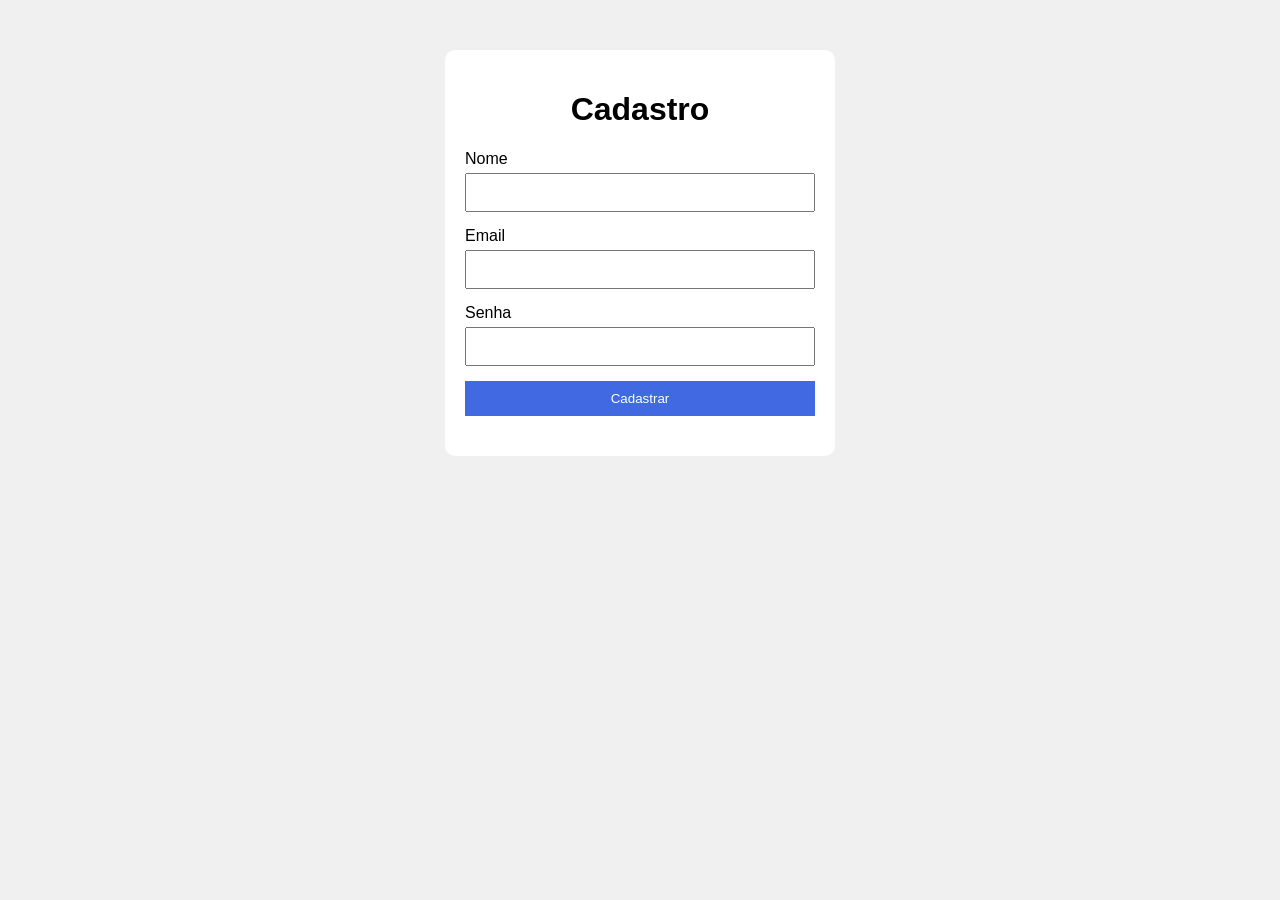
<file: index.html>
<!DOCTYPE html>
<html lang="pt-BR">
<head>
    <meta charset="UTF-8">
    <meta name="viewport" content="width=device-width, initial-scale=1.0">
    <title>Cadastro</title>

    <link rel="stylesheet" href="style.css">
    <script src="script.js" defer></script>
</head>
<body>

    <div class="container">

        <h1>Cadastro</h1>

        <form id="formCadastro">

            <ul>    

                <li>
                    <label for="nome">Nome</label>
                    <input type="text" id="nome" required>
                </li>

                <li>
                    <label for="email">Email</label>
                    <input type="text" id="email" required>
                </li>

                <li>
                    <label for="senha">Senha</label> 
                    <input type="password" id="senha" required> 
                </li>

                <li>
                    <button type="submit">
                        Cadastrar
                    </button>
                </li>

            </ul>

        </form>

        <p id="mensagem"></p>

    </div>

</body>
</html>
</file>
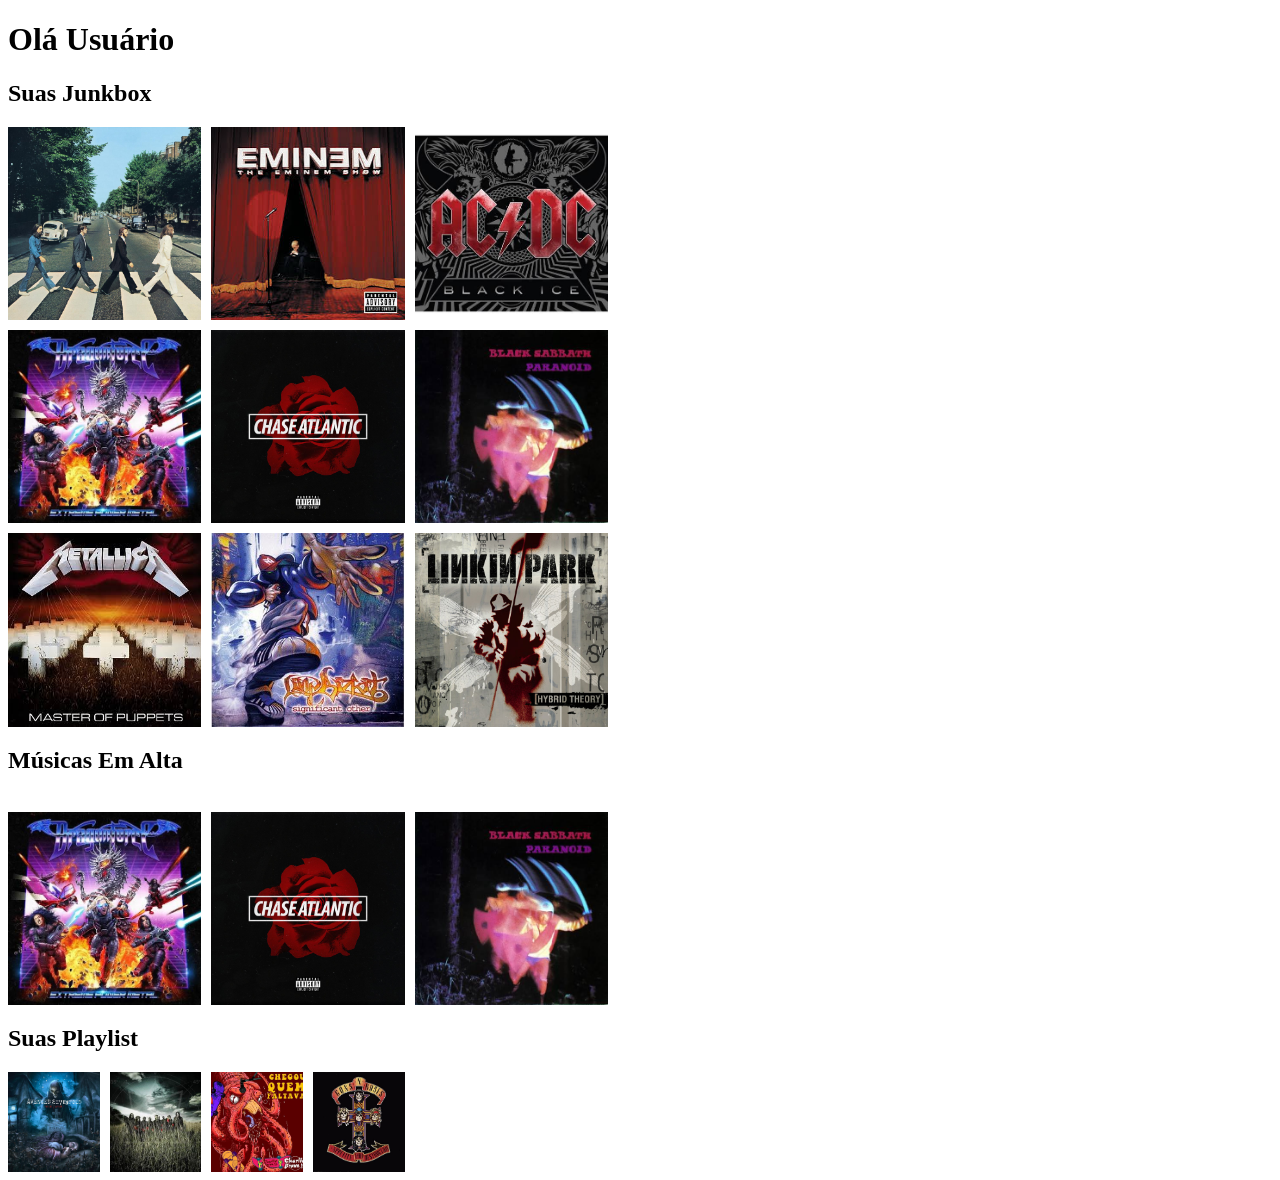
<file: 3bi-2026/06-08-2026/index.html>
<!DOCTYPE html>
<html lang="pt-br">
<head>
    <meta charset="UTF-8">
    <meta http-equiv="X-UA-Compatible" content="IE=edge">
    <meta name="viewport" content="width=device-width, initial-scale=1.0">
    <title>Harmonic</title>
</head>
<body>
<h1>Olá Usuário</h1>    
<h2>Suas Junkbox</h2>

<div class="grid-imagens">
<img src="images (7).jpg" alt="">
<img src="images (2).jpg" alt="">
<img src="images (3).jpg" alt="">
<img src="images (4).jpg" alt="">
<img src="images (5).jpg" alt="">
<img src="images (6).jpg" alt="">
<img src="images.jpg" alt="">
<img src="images (9).jpg" alt="">
<img src="images (8).jpg" alt="">


</div>

<h2>Músicas Em Alta</h2> <br>

<div class="grid-imagens">
<img src="images (4).jpg" alt="">
<img src="images (5).jpg" alt="">
<img src="images (6).jpg" alt="">
</div>

<h2>Suas Playlist</h2>

<div class="playlist">
<img src="images (10).jpg" alt="">
<img src="images (11).jpg" alt="">
<img src="images (12).jpg" alt="">
<img src="images (13).jpg" alt="">
</div>

<style>

.playlist {
    display: grid;
    grid-template-columns: repeat(6, 1fr);
    width: 100%;
    gap: 10px;
    max-width: 600px;
}
.musicas-alta {
    display: grid;
    grid-template-columns: repeat(6, 1fr);
    gap: 10px;
    max-width: 600px;
}
.grid-imagens {
    display: grid;
    grid-template-columns: repeat(3, 1fr);
    gap: 10px;
    max-width: 600px;
}

.playlist img,
.musicas-alta img {
    width: 100%;
    height: 100px; /* tamanho igual para todas */
    object-fit: cover;
    display: block;
}

.grid-imagens img {
    width: 100%;
    aspect-ratio: 1 / 1;
    object-fit: cover;
    display: block;
}

</style>
</body>
<footer>
    
</footer>
</html>
</file>
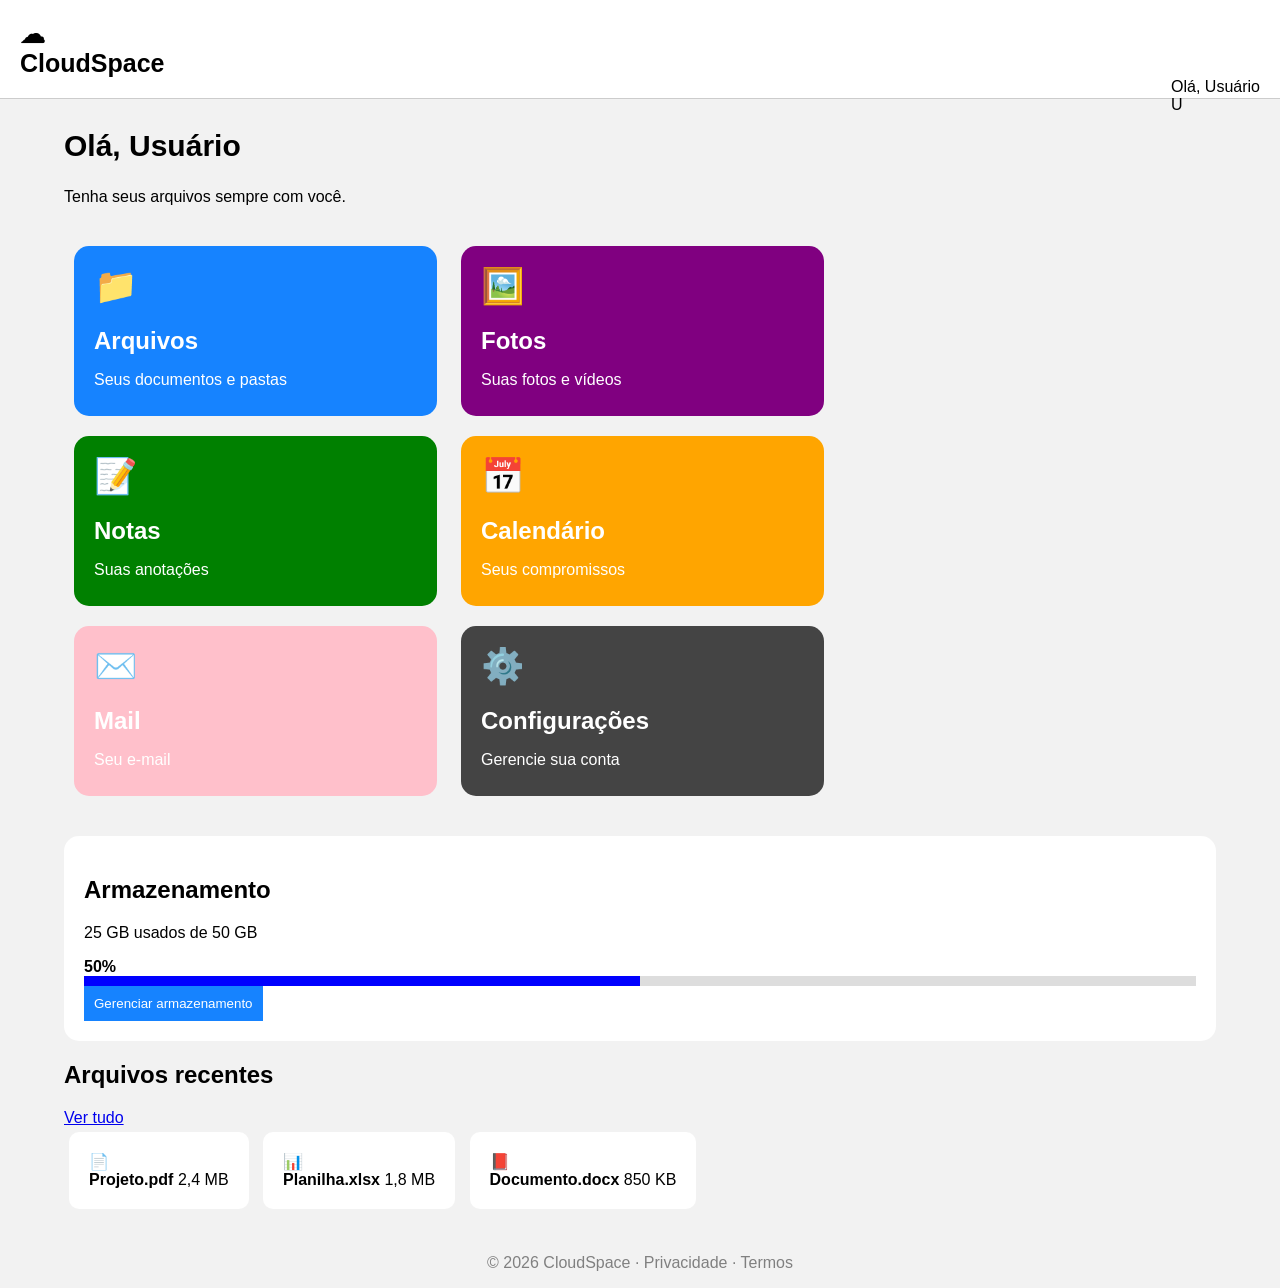
<file: 3bi-2026/13-08-2026/index.html>
<!DOCTYPE html>
<html lang="pt-BR">
<head>
  <meta charset="UTF-8">
  <meta name="viewport" content="width=device-width, initial-scale=1.0">
  <title>CloudSpace</title>
  <link rel="stylesheet" href="style.css">
</head>
<body>

  <header class="topbar">
    <div class="logo">
      <div class="cloud">☁</div>
      <span>CloudSpace</span>
    </div>

    <div class="user">
      <span>Olá, Usuário</span>
      <div class="avatar">U</div>
    </div>
  </header>

  <main class="container">

    <section class="welcome">
      <h1>Olá, Usuário</h1>
      <p>Tenha seus arquivos sempre com você.</p>
    </section>

    <section class="apps">

      <a href="#" class="app-card blue">
        <div class="app-icon">📁</div>
        <h2>Arquivos</h2>
        <p>Seus documentos e pastas</p>
      </a>

      <a href="#" class="app-card purple">
        <div class="app-icon">🖼️</div>
        <h2>Fotos</h2>
        <p>Suas fotos e vídeos</p>
      </a>

      <a href="#" class="app-card green">
        <div class="app-icon">📝</div>
        <h2>Notas</h2>
        <p>Suas anotações</p>
      </a>

      <a href="#" class="app-card orange">
        <div class="app-icon">📅</div>
        <h2>Calendário</h2>
        <p>Seus compromissos</p>
      </a>

      <a href="#" class="app-card pink">
        <div class="app-icon">✉️</div>
        <h2>Mail</h2>
        <p>Seu e-mail</p>
      </a>

      <a href="#" class="app-card dark">
        <div class="app-icon">⚙️</div>
        <h2>Configurações</h2>
        <p>Gerencie sua conta</p>
      </a>

    </section>

    <section class="storage">
      <div class="storage-info">
        <div>
          <h2>Armazenamento</h2>
          <p>25 GB usados de 50 GB</p>
        </div>

        <strong>50%</strong>
      </div>

      <div class="progress">
        <div class="progress-bar"></div>
      </div>

      <button>Gerenciar armazenamento</button>
    </section>

    <section class="recent">
      <div class="section-title">
        <h2>Arquivos recentes</h2>
        <a href="#">Ver tudo</a>
      </div>

      <div class="files">

        <div class="file">
          <div class="file-icon blue-file">📄</div>
          <div>
            <strong>Projeto.pdf</strong>
            <span>2,4 MB</span>
          </div>
        </div>

        <div class="file">
          <div class="file-icon green-file">📊</div>
          <div>
            <strong>Planilha.xlsx</strong>
            <span>1,8 MB</span>
          </div>
        </div>

        <div class="file">
          <div class="file-icon red-file">📕</div>
          <div>
            <strong>Documento.docx</strong>
            <span>850 KB</span>
          </div>
        </div>

      </div>
    </section>

  </main>

  <footer>
    <p>© 2026 CloudSpace · Privacidade · Termos</p>
  </footer>

</body>
</html>
</file>
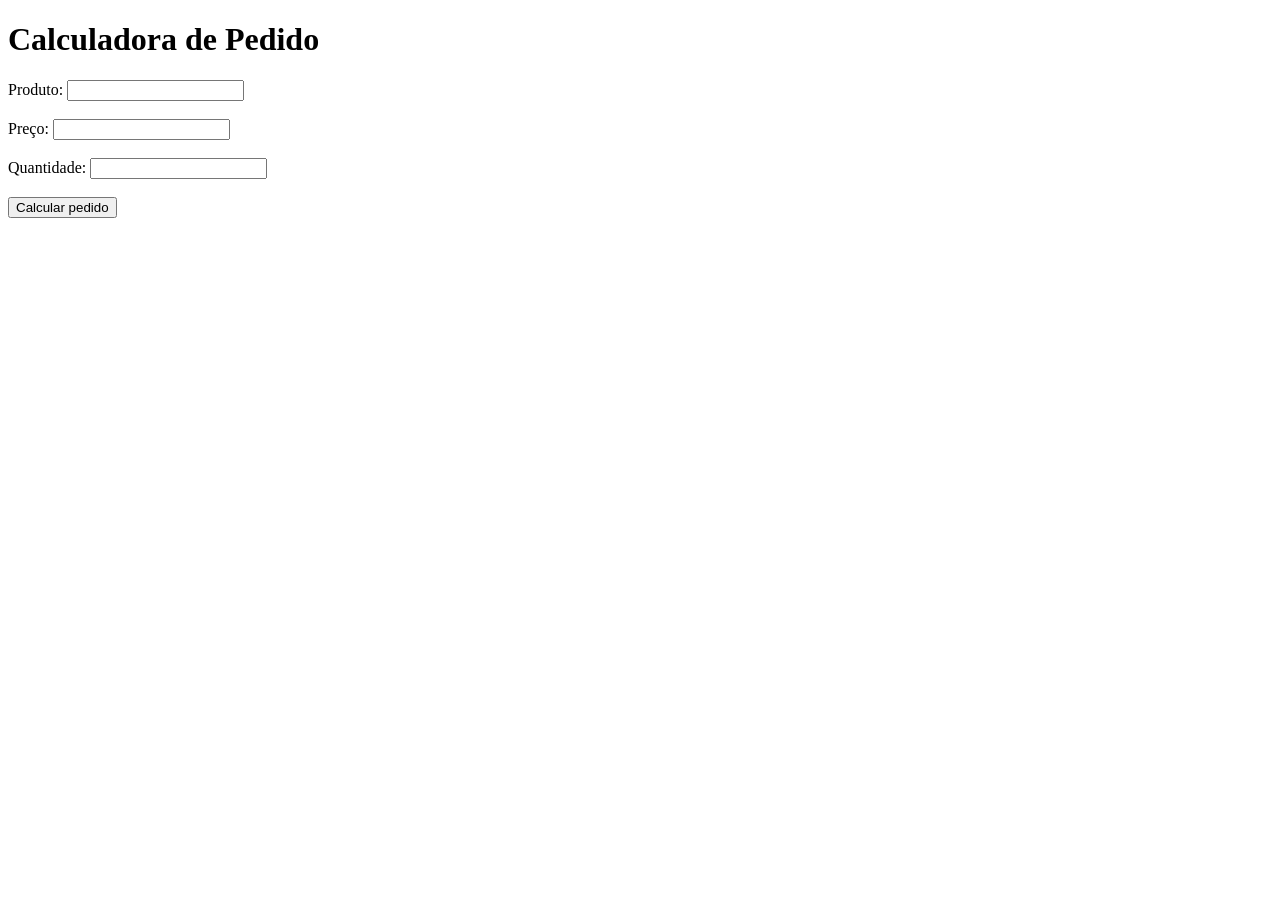
<file: 3bi-2026/25-09-2026/index.html>
<!DOCTYPE html>
<html lang="pt-BR">
<head>
    <meta charset="UTF-8">
    <meta name="viewport" content="width=device-width, initial-scale=1.0">
    <title>Calculadora de Pedido</title>
</head>
<body>
    <h1>Calculadora de Pedido</h1>

    <label>Produto:</label>
    <input type="text" id="produto">

    <br><br>

    <label>Preço:</label>
    <input type="number" id="preco" step="0.01">

    <br><br>

    <label>Quantidade:</label>
    <input type="number" id="quantidade">

    <br><br>

    <button onclick="calcularPedido()">Calcular pedido</button>

    <script src="script.js"></script>
</body>
</html>
</file>
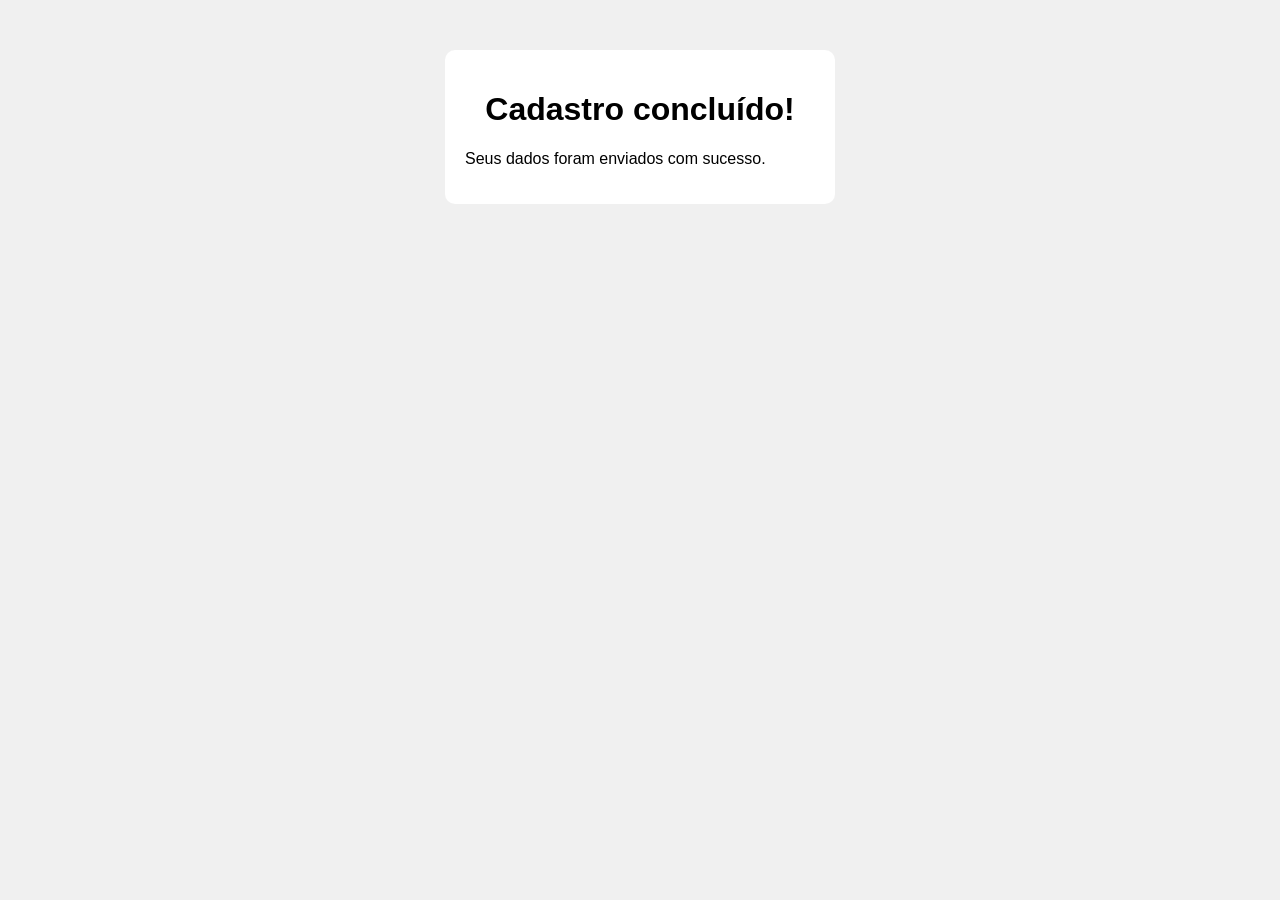
<file: sucesso.html>
<!DOCTYPE html>
<html lang="pt-BR">
<head>
    <meta charset="UTF-8">
    <meta name="viewport" content="width=device-width, initial-scale=1.0">
    <title>Sucesso</title>

    <link rel="stylesheet" href="style.css">
</head>
<body>

    <div class="container">

        <h1>Cadastro concluído!</h1>

        <p>
            Seus dados foram enviados com sucesso.
        </p>

    </div>

</body>
</html>
</file>
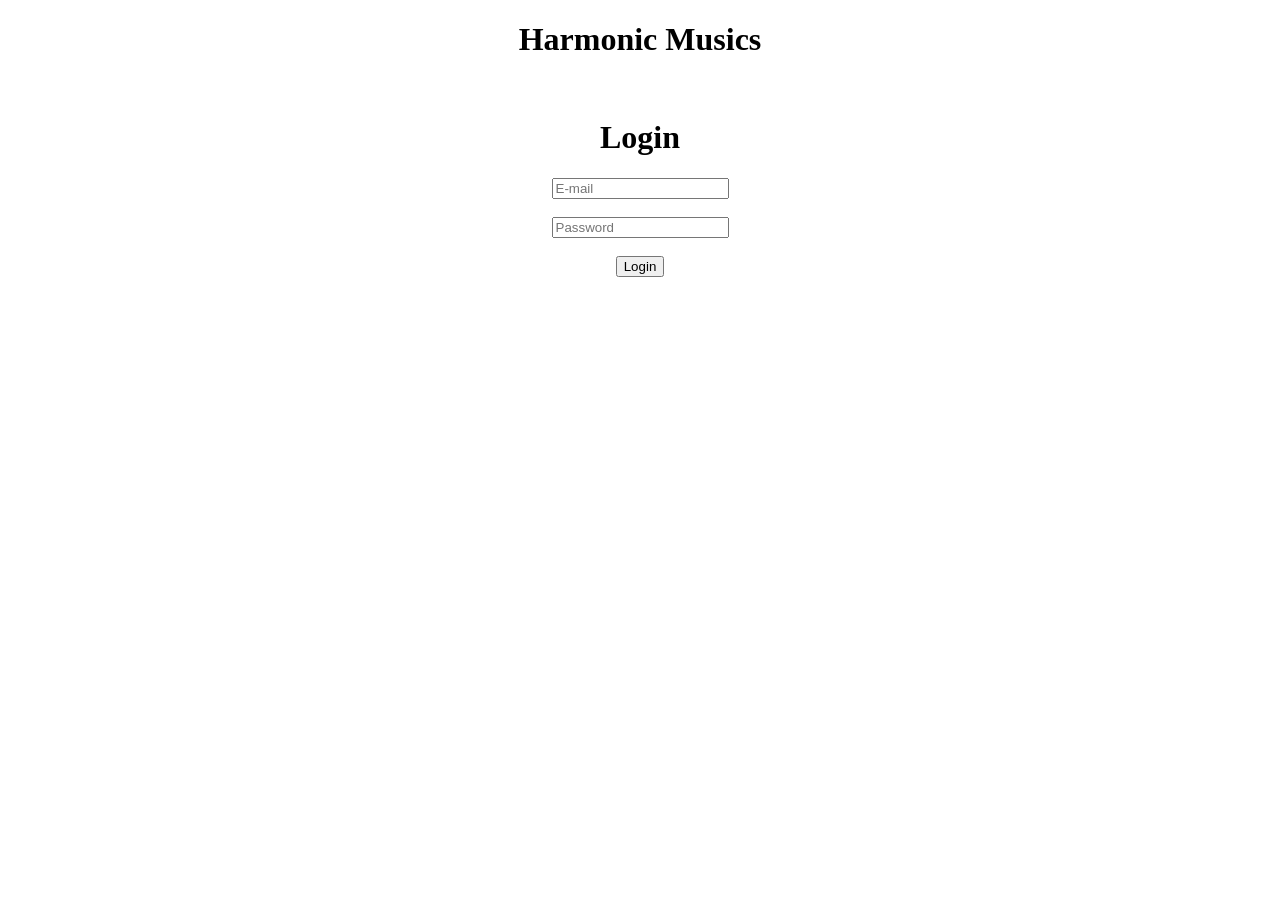
<file: 3bi-2026/06-08-2026/login.html>
<!DOCTYPE html>
<html lang="pt-br">
<head>
    <meta charset="UTF-8">
    <title>Music Player</title>
</head>

<body>

<center>
<h1>Harmonic Musics</h1>
<br>
<form onsubmit="abrirVideo(event)">

<h1>Login</h1>

<input type="text" placeholder="E-mail" required>
<br><br>

<input type="password" placeholder="Password" required>
<br><br>

<button type="submit">Login</button>

</form>

</center>

<script>
function abrirVideo(event){
    event.preventDefault();
    window.location.href = "musica.mp4";
}
</script>

</body>
</html>
</file>
<file: style.css>
body {
    background-color: #f0f0f0;
    font-family: Arial;
}

.container {
    width: 350px;
    margin: 50px auto;
    background-color: white;
    padding: 20px;
    border-radius: 10px;
}

h1 {
    text-align: center;
}

ul {
    list-style: none;
    padding: 0;
}

li {
    margin-bottom: 15px;
}

label {
    display: block;
    margin-bottom: 5px;
}

input {
    width: 100%;
    padding: 10px;
    box-sizing: border-box;
}

button {
    width: 100%;
    padding: 10px;
    border: none;
    background-color: royalblue;
    color: white;
}

button:hover{
    background-color: darkblue;
}

#mensagem{
    margin-top: 20px;
    text-align: center;
    font-weight: bold;
}
</file>
<file: 3bi-2026/13-08-2026/style.css>
body {
    font-family: Arial;
    background: #f2f2f2;
    margin: 0;
}

header {
    background: white;
    padding: 20px;
    border-bottom: 1px solid #ccc;
}

.logo {
    font-size: 25px;
    font-weight: bold;
}

.user {
    float: right;
}

main {
    width: 90%;
    margin: 30px auto;
}

h1 {
    font-size: 30px;
}

.apps {
    margin-top: 30px;
}

.app-card {
    display: inline-block;
    width: 28%;
    height: 130px;
    margin: 10px;
    padding: 20px;
    color: white;
    border-radius: 15px;
    text-decoration: none;
}

.app-icon {
    font-size: 35px;
}

.app-card h2 {
    margin-bottom: 5px;
}

.blue {
    background: #1683ff;
}

.purple {
    background: purple;
}

.green {
    background: green;
}

.orange {
    background: orange;
}

.pink {
    background: pink;
}

.dark {
    background: #444;
}

.storage {
    background: white;
    margin-top: 30px;
    padding: 20px;
    border-radius: 15px;
}

.progress {
    background: #ddd;
    height: 10px;
}

.progress-bar {
    background: blue;
    width: 50%;
    height: 10px;
}

button {
    background: #1683ff;
    color: white;
    border: 0;
    padding: 10px;
}

.file {
    display: inline-block;
    background: white;
    padding: 20px;
    margin: 5px;
    border-radius: 10px;
}

footer {
    text-align: center;
    margin-top: 40px;
    color: gray;
}
</file>
